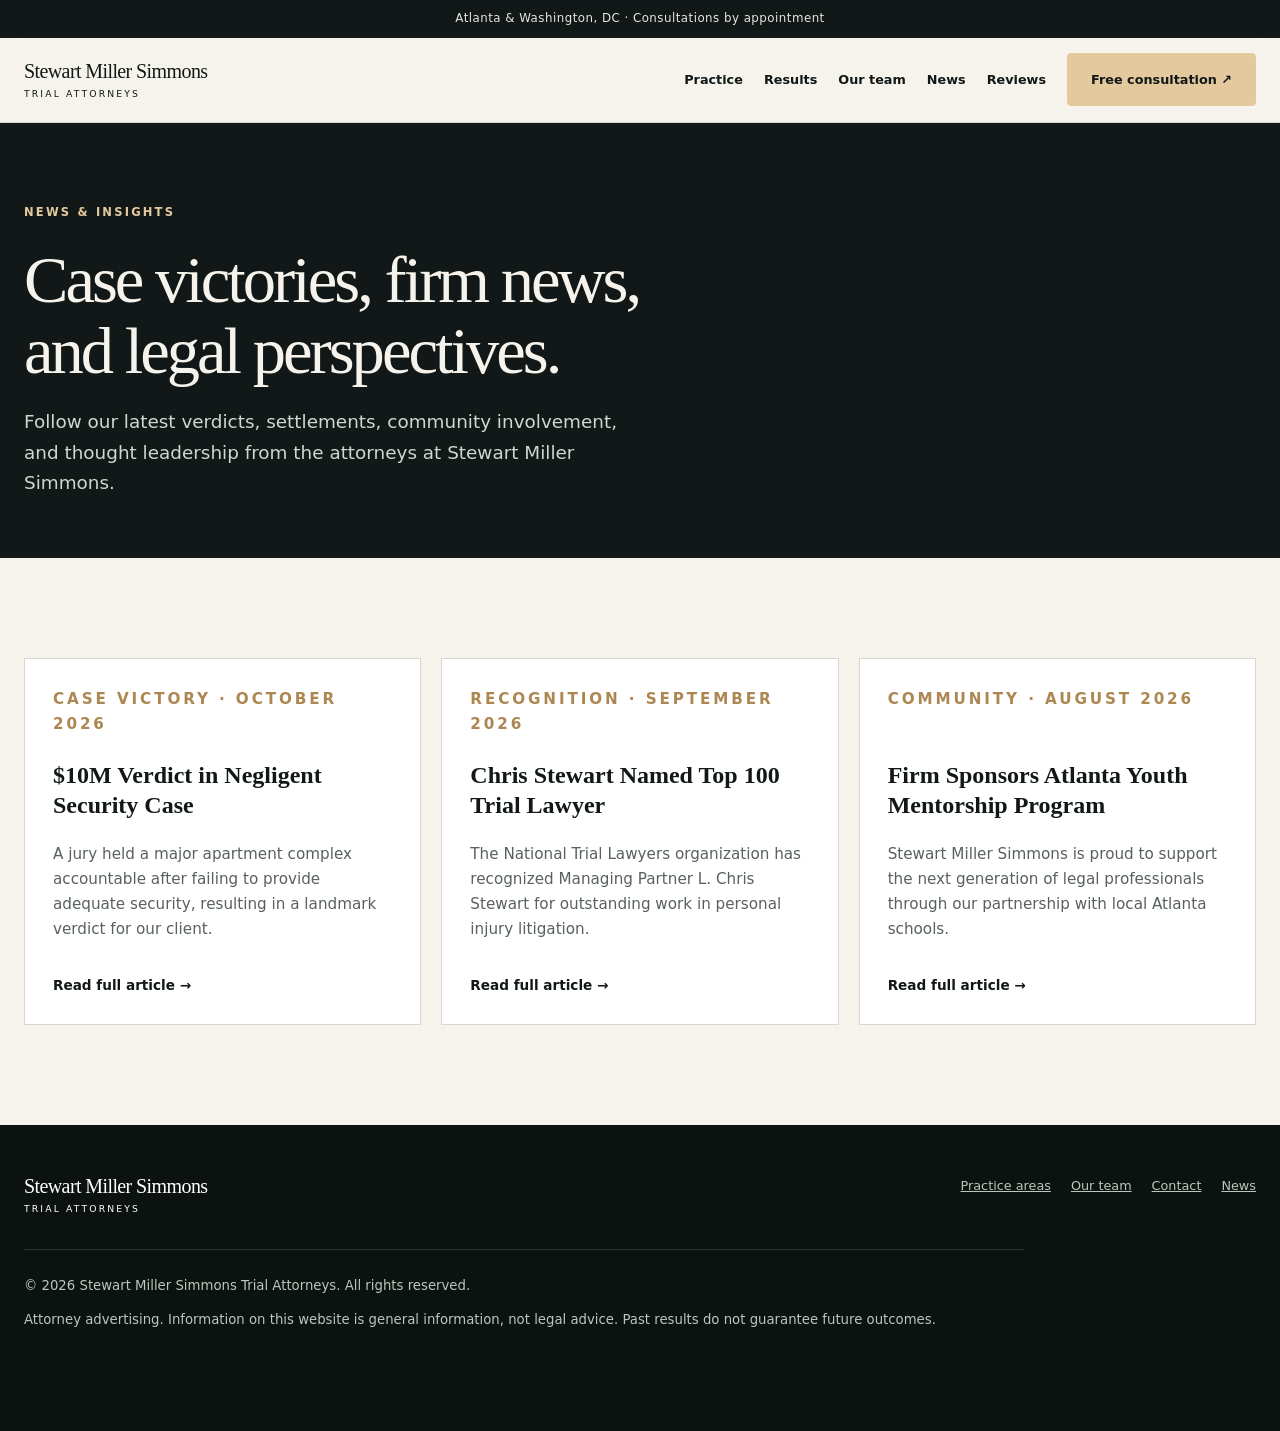
<file: blog.html>
<!doctype html>
<html lang="en">
<head>
<meta charset="utf-8">
<meta name="viewport" content="width=device-width, initial-scale=1">
<meta name="theme-color" content="#111817">
<title>News & Insights | Stewart Miller Simmons Trial Attorneys</title>
<meta name="description" content="Latest case victories, firm news, and legal insights from Stewart Miller Simmons Trial Attorneys in Atlanta and Washington, DC.">

<style>
:root{
  --ink:#111817;--ink2:#1c2926;--paper:#f6f3ec;--white:#fff;
  --muted:#58615c;--line:#d7d8cf;--gold:#ad8752;--lightgold:#e4c99e;
  --max:1240px;--radius:4px;
  --ease: cubic-bezier(0.25, 0.46, 0.45, 0.94);
}
*{box-sizing:border-box}
html{scroll-behavior:smooth;scroll-padding-top:105px}
body{margin:0;background:var(--paper);color:var(--ink);
  font:16px/1.65 system-ui,-apple-system,BlinkMacSystemFont,"Segoe UI",sans-serif;
  -webkit-font-smoothing:antialiased}
a{color:inherit}
button{cursor:pointer;font:inherit}
img{display:block;max-width:100%}
h1,h2,h3,p{margin:0}
h1,h2,h3{line-height:1.08}
h1,h2,.serif{font-family:Georgia,"Times New Roman",serif;font-weight:400}
h1{font-size:clamp(2.6rem,5.2vw,4.6rem);letter-spacing:-.045em}
h2{font-size:clamp(2rem,4vw,3.2rem);letter-spacing:-.04em}
h3{font-size:1.2rem}
p+p{margin-top:1rem}
:focus-visible{outline:3px solid #267cbd;outline-offset:5px}
.wrap{width:min(calc(100% - 48px),var(--max));margin:auto}
.section{padding:100px 0}
.eyebrow{font-size:.72rem;letter-spacing:.19em;text-transform:uppercase;
  font-weight:750;margin-bottom:22px}
.muted{color:var(--muted)}
.small{font-size:.83rem}
.btn{display:inline-flex;justify-content:center;align-items:center;gap:14px;
  padding:15px 23px;border:1px solid var(--ink);background:var(--ink);
  color:white;text-decoration:none;font-weight:650;border-radius:var(--radius);
  transition:all 0.3s var(--ease)}
.btn:hover{background:var(--ink2);transform:translateY(-2px)}
.btn.gold{background:var(--lightgold);border-color:var(--lightgold);color:var(--ink)}
.btn.gold:hover{background:#d4b88a}
.btn.outline{background:transparent;color:inherit;border-color:currentColor}
.text-link{text-underline-offset:6px;font-weight:650;transition:color 0.2s}
.text-link:hover{color:var(--gold)}
.skip{position:fixed;top:-100px;left:16px;z-index:100;
  background:white;color:black;padding:12px;border-radius:4px}
.skip:focus{top:12px}
.notice{background:var(--ink);color:#e6e8df;text-align:center;
  padding:9px 20px;font-size:.74rem;letter-spacing:.04em}
.header{position:sticky;top:0;z-index:30;background:rgba(246,243,236,.92);
  border-bottom:1px solid var(--line);backdrop-filter:blur(10px)}
.nav{min-height:84px;display:flex;align-items:center;justify-content:space-between;gap:22px}
.brand{text-decoration:none;line-height:1.1;flex-shrink:0}
.brand-name{display:block;font-family:Georgia,serif;font-size:1.25rem;letter-spacing:-.03em}
.brand-sub{display:block;font-size:.58rem;letter-spacing:.23em;margin-top:7px}
.nav-links{display:flex;align-items:center;gap:21px}
.nav-links a{text-decoration:none;font-size:.8rem;font-weight:650;transition:color 0.2s}
.nav-links a:hover{color:var(--gold)}
.menu-toggle{display:none;background:none;border:1px solid var(--line);padding:9px 13px;border-radius:var(--radius)}
.page-header{background:var(--ink);color:var(--paper);padding:80px 0 60px}
.page-header .eyebrow{color:var(--lightgold)}
.page-header p.lead{color:#d0d7d0;max-width:600px;margin-top:20px;font-size:1.15rem}
.grid{display:grid;gap:20px}
.media-grid{grid-template-columns:repeat(3,1fr)}
.media-card{border:1px solid var(--line);padding:28px;display:flex;
  flex-direction:column;align-items:flex-start;gap:22px;transition:all 0.3s var(--ease);
  background:white;text-decoration:none;color:inherit}
.media-card:hover{border-color:var(--gold);transform:translateY(-4px);
  box-shadow:0 10px 30px rgba(0,0,0,0.05)}
.media-card .eyebrow{color:var(--gold);margin-bottom:0}
.media-card h3{font-family:Georgia,serif;font-size:1.5rem;line-height:1.25}
.media-card p{color:var(--muted);font-size:.95rem;flex:1}
.media-card .read-more{color:var(--ink);font-weight:650;font-size:.85rem;
  display:inline-flex;align-items:center;gap:6px;margin-top:10px}
.media-card:hover .read-more{color:var(--gold)}
.footer{background:#0c1210;color:#bdc6bc;padding:50px 0 100px}
.footer-top{display:flex;justify-content:space-between;gap:30px;margin-bottom:35px}
.footer-links{display:flex;flex-wrap:wrap;gap:20px;font-size:.8rem}
.footer .brand{color:white}
.footer-legal{border-top:1px solid #ffffff25;padding-top:25px;max-width:1000px}
.footer-legal p+p{margin-top:12px}
@media(max-width:1050px){
  .nav-links{gap:12px}.nav-links a{font-size:.73rem}
  .media-grid{grid-template-columns:repeat(2,1fr)}
}
@media(max-width:800px){
  .section{padding:70px 0}
  .menu-toggle{display:block}
  .nav{min-height:76px}
  .nav-links{display:none;position:absolute;top:100%;left:0;right:0;
    background:var(--paper);padding:22px 24px;border-bottom:1px solid var(--line);
    flex-direction:column;align-items:stretch;box-shadow:0 10px 30px rgba(0,0,0,0.1)}
  .nav-links.open{display:flex}
  .nav-links a{font-size:1rem;padding:9px 0}
  .media-grid{grid-template-columns:1fr}
  .page-header{padding:60px 0 40px}
}
@media(max-width:520px){
  .wrap{width:calc(100% - 36px)}
  h1{font-size:2.4rem}
  .footer-top{flex-direction:column}
}
</style>
</head>

<body>
<a class="skip" href="#main">Skip to content</a>

<div class="notice">
  Atlanta & Washington, DC · Consultations by appointment
</div>

<header class="header">
  <div class="wrap nav">
    <a class="brand" href="/index.html" aria-label="Stewart Miller Simmons home">
      <span class="brand-name">Stewart Miller Simmons</span>
      <span class="brand-sub">TRIAL ATTORNEYS</span>
    </a>
    <button class="menu-toggle" id="menuButton" type="button"
      aria-controls="navigation" aria-expanded="false">Menu</button>
    <nav class="nav-links" id="navigation" aria-label="Main navigation">
      <a href="/index.html#practice">Practice</a>
      <a href="/index.html#results">Results</a>
      <a href="/index.html#team">Our team</a>
      <a href="/blog.html">News</a>
      <a href="/index.html#reviews">Reviews</a>
      <a class="btn gold" href="/index.html#contact">Free consultation ↗</a>
    </nav>
  </div>
</header>

<main id="main">
  <section class="page-header">
    <div class="wrap">
      <p class="eyebrow">News & Insights</p>
      <h1>Case victories, firm news,<br>and legal perspectives.</h1>
      <p class="lead">
        Follow our latest verdicts, settlements, community involvement, and thought leadership from the attorneys at Stewart Miller Simmons.
      </p>
    </div>
  </section>

  <section class="section">
    <div class="wrap">

      <!-- ============================================ -->
      <!-- BLOG POSTS GRID - ADD NEW CARDS AT THE TOP -->
      <!-- ============================================ -->
      <div class="grid media-grid" id="blogGrid">

        <!-- BLOG POST CARD 1 (NEWEST - PUT AT TOP) -->
        <a class="media-card" href="/blog/10m-verdict.html">
          <p class="eyebrow">Case Victory · October 2026</p>
          <h3>$10M Verdict in Negligent Security Case</h3>
          <p>A jury held a major apartment complex accountable after failing to provide adequate security, resulting in a landmark verdict for our client.</p>
          <span class="read-more">Read full article →</span>
        </a>

        <!-- BLOG POST CARD 2 -->
        <a class="media-card" href="/blog/top-100.html">
          <p class="eyebrow">Recognition · September 2026</p>
          <h3>Chris Stewart Named Top 100 Trial Lawyer</h3>
          <p>The National Trial Lawyers organization has recognized Managing Partner L. Chris Stewart for outstanding work in personal injury litigation.</p>
          <span class="read-more">Read full article →</span>
        </a>

        <!-- BLOG POST CARD 3 -->
        <a class="media-card" href="/blog/youth-mentorship.html">
          <p class="eyebrow">Community · August 2026</p>
          <h3>Firm Sponsors Atlanta Youth Mentorship Program</h3>
          <p>Stewart Miller Simmons is proud to support the next generation of legal professionals through our partnership with local Atlanta schools.</p>
          <span class="read-more">Read full article →</span>
        </a>

      </div>
      <!-- END BLOG POSTS GRID -->

    </div>
  </section>
</main>

<footer class="footer">
  <div class="wrap">
    <div class="footer-top">
      <a class="brand" href="/index.html">
        <span class="brand-name">Stewart Miller Simmons</span>
        <span class="brand-sub">TRIAL ATTORNEYS</span>
      </a>
      <nav class="footer-links" aria-label="Footer navigation">
        <a href="/index.html#practice">Practice areas</a>
        <a href="/index.html#team">Our team</a>
        <a href="/index.html#contact">Contact</a>
        <a href="/blog.html">News</a>
      </nav>
    </div>
    <div class="footer-legal small">
      <p>© <span id="year"></span> Stewart Miller Simmons Trial Attorneys. All rights reserved.</p>
      <p>Attorney advertising. Information on this website is general information, not legal advice. Past results do not guarantee future outcomes.</p>
    </div>
  </div>
</footer>

<script>
document.getElementById("year").textContent = new Date().getFullYear();
const menuButton = document.getElementById("menuButton");
const navigation = document.getElementById("navigation");
menuButton.addEventListener("click", () => {
  const open = menuButton.getAttribute("aria-expanded") !== "true";
  menuButton.setAttribute("aria-expanded", String(open));
  navigation.classList.toggle("open", open);
});
</script>
</body>
</html>
</file>
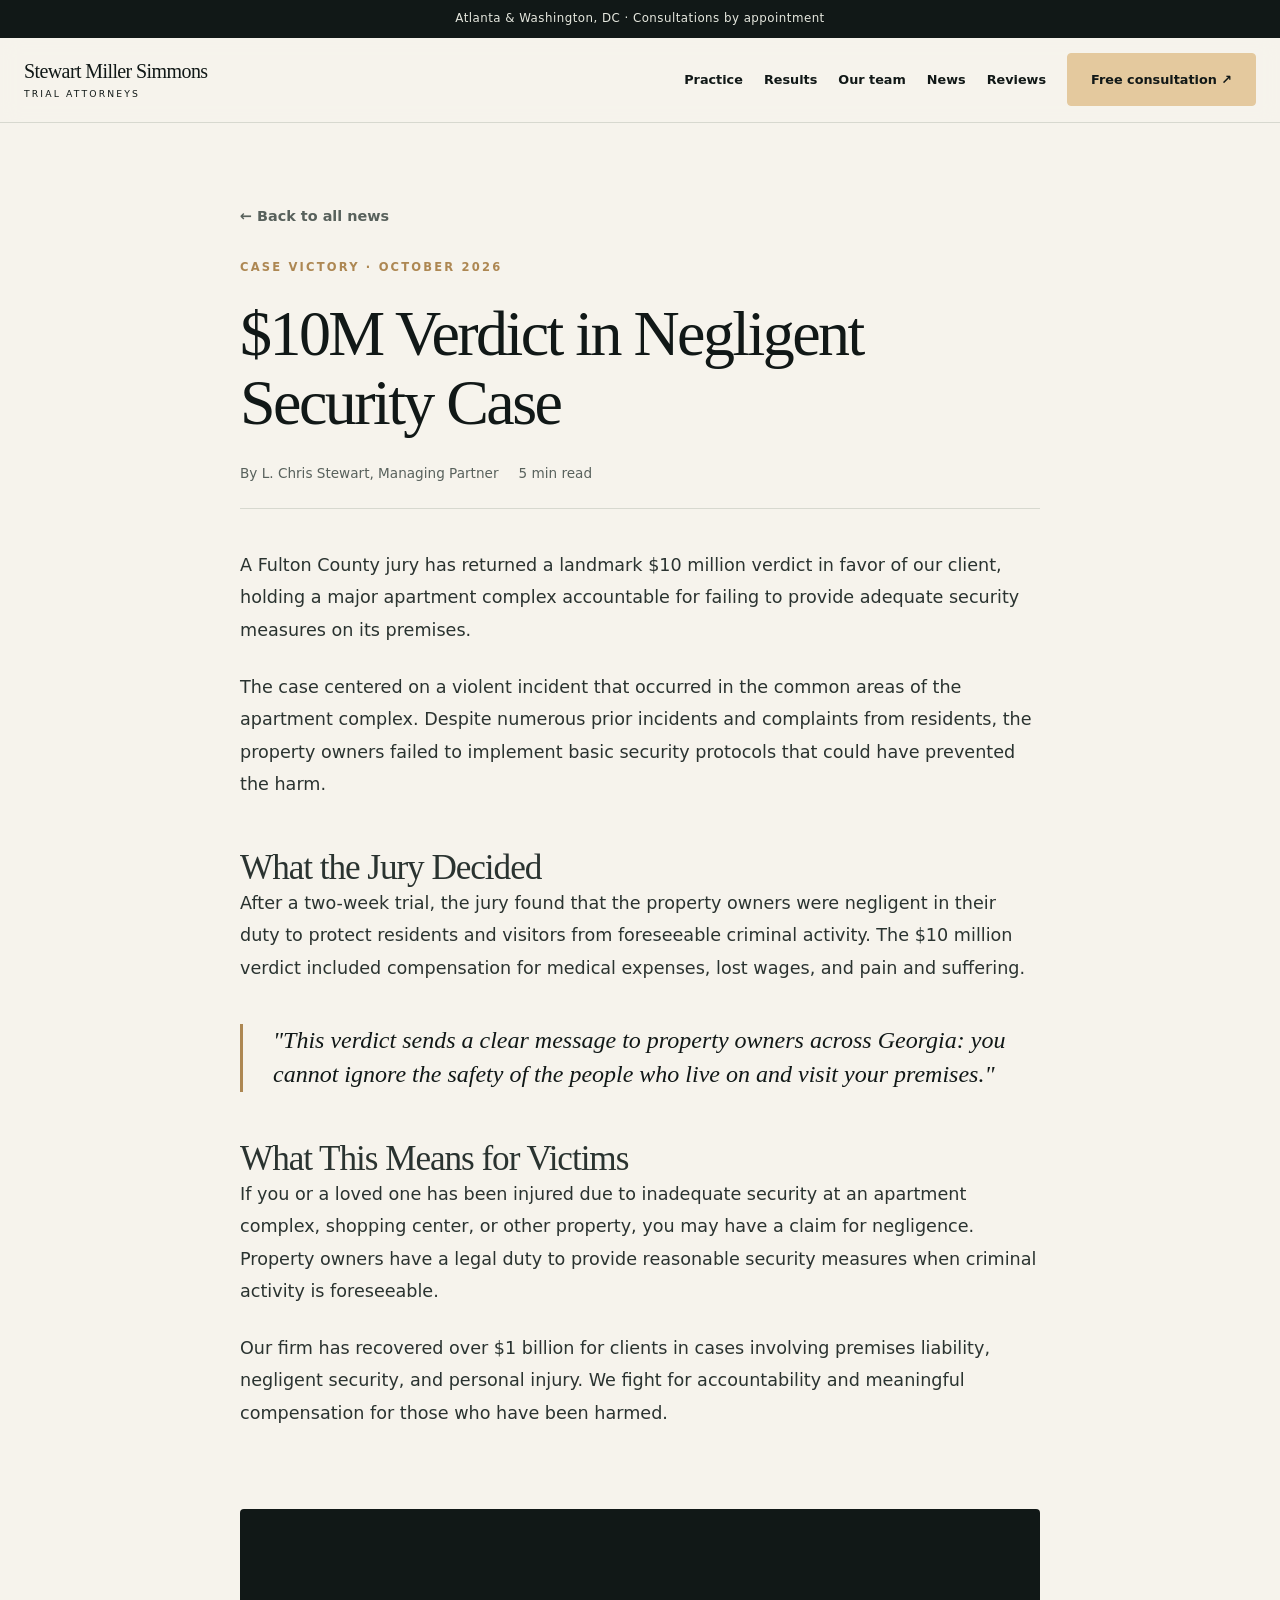
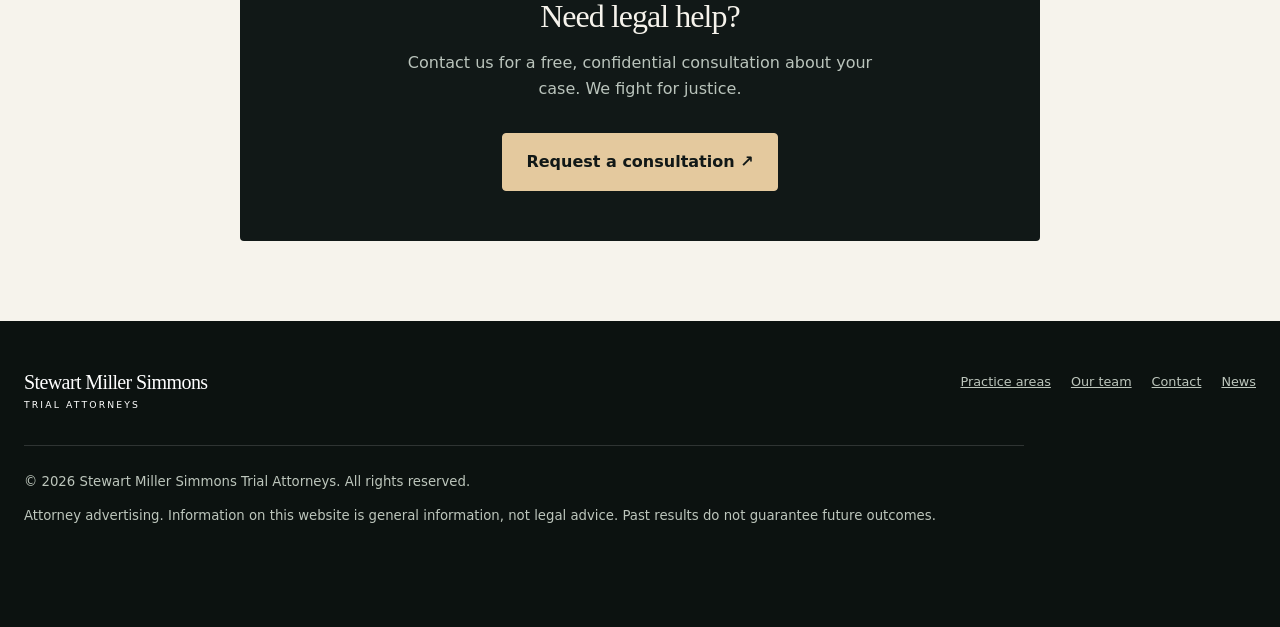
<file: blog/template.html>
<!doctype html>
<html lang="en">
<head>
<meta charset="utf-8">
<meta name="viewport" content="width=device-width, initial-scale=1">
<meta name="theme-color" content="#111817">
<!-- ⬇️ CHANGE THIS: Article Title | Firm Name -->
<title>$10M Verdict in Negligent Security Case | Stewart Miller Simmons</title>
<!-- ⬇️ CHANGE THIS: Brief SEO description -->
<meta name="description" content="Learn how Stewart Miller Simmons secured a $10M verdict for a client in a negligent security case in Atlanta.">

<style>
:root{
  --ink:#111817;--ink2:#1c2926;--paper:#f6f3ec;--white:#fff;
  --muted:#58615c;--line:#d7d8cf;--gold:#ad8752;--lightgold:#e4c99e;
  --max:1240px;--radius:4px;
  --ease: cubic-bezier(0.25, 0.46, 0.45, 0.94);
}
*{box-sizing:border-box}
html{scroll-behavior:smooth}
body{margin:0;background:var(--paper);color:var(--ink);
  font:16px/1.65 system-ui,-apple-system,BlinkMacSystemFont,"Segoe UI",sans-serif;
  -webkit-font-smoothing:antialiased}
a{color:inherit}
button{cursor:pointer;font:inherit}
img{display:block;max-width:100%}
h1,h2,h3,p{margin:0}
h1,h2,h3{line-height:1.08}
h1,h2,.serif{font-family:Georgia,"Times New Roman",serif;font-weight:400}
h1{font-size:clamp(2.4rem,5vw,4rem);letter-spacing:-.04em}
h2{font-size:clamp(1.6rem,3vw,2.2rem);letter-spacing:-.03em;margin-top:2.5rem}
p+p{margin-top:1.25rem}
:focus-visible{outline:3px solid #267cbd;outline-offset:5px}
.wrap{width:min(calc(100% - 48px),var(--max));margin:auto}
.section{padding:80px 0}
.eyebrow{font-size:.72rem;letter-spacing:.19em;text-transform:uppercase;
  font-weight:750;margin-bottom:22px;color:var(--gold)}
.muted{color:var(--muted)}
.small{font-size:.83rem}
.btn{display:inline-flex;justify-content:center;align-items:center;gap:14px;
  padding:15px 23px;border:1px solid var(--ink);background:var(--ink);
  color:white;text-decoration:none;font-weight:650;border-radius:var(--radius);
  transition:all 0.3s var(--ease)}
.btn:hover{background:var(--ink2);transform:translateY(-2px)}
.btn.gold{background:var(--lightgold);border-color:var(--lightgold);color:var(--ink)}
.btn.gold:hover{background:#d4b88a}
.text-link{text-underline-offset:6px;font-weight:650}
.skip{position:fixed;top:-100px;left:16px;z-index:100;
  background:white;color:black;padding:12px;border-radius:4px}
.skip:focus{top:12px}
.notice{background:var(--ink);color:#e6e8df;text-align:center;
  padding:9px 20px;font-size:.74rem;letter-spacing:.04em}
.header{position:sticky;top:0;z-index:30;background:rgba(246,243,236,.92);
  border-bottom:1px solid var(--line);backdrop-filter:blur(10px)}
.nav{min-height:84px;display:flex;align-items:center;justify-content:space-between;gap:22px}
.brand{text-decoration:none;line-height:1.1;flex-shrink:0}
.brand-name{display:block;font-family:Georgia,serif;font-size:1.25rem;letter-spacing:-.03em}
.brand-sub{display:block;font-size:.58rem;letter-spacing:.23em;margin-top:7px}
.nav-links{display:flex;align-items:center;gap:21px}
.nav-links a{text-decoration:none;font-size:.8rem;font-weight:650;transition:color 0.2s}
.nav-links a:hover{color:var(--gold)}
.menu-toggle{display:none;background:none;border:1px solid var(--line);padding:9px 13px;border-radius:var(--radius)}
.back-link{display:inline-flex;align-items:center;gap:8px;color:var(--muted);
  text-decoration:none;font-size:.9rem;font-weight:600;margin-bottom:30px;
  transition:color 0.2s}
.back-link:hover{color:var(--gold)}
.article-meta{display:flex;gap:20px;flex-wrap:wrap;color:var(--muted);
  font-size:.85rem;padding-bottom:24px;border-bottom:1px solid var(--line);margin-bottom:40px}
.article-body{font-size:1.1rem;line-height:1.85;color:#2a3330}
.article-body p+p{margin-top:1.5rem}
.article-body blockquote{font-family:Georgia,serif;font-size:1.5rem;
  line-height:1.4;margin:2.5rem 0;padding:0 0 0 30px;
  border-left:3px solid var(--gold);color:var(--ink);font-style:italic}
.article-body ul,.article-body ol{margin-top:1.5rem;padding-left:1.5rem}
.article-body li{margin-top:0.75rem}
.article-body h2{margin-top:3rem}
.cta-block{margin-top:80px;padding:50px;background:var(--ink);color:var(--paper);
  border-radius:var(--radius);text-align:center}
.cta-block h2{font-family:Georgia,serif;font-size:2rem;margin-bottom:16px;color:var(--paper)}
.cta-block p{color:#bac4bc;margin-bottom:30px;max-width:500px;margin-left:auto;margin-right:auto}
.footer{background:#0c1210;color:#bdc6bc;padding:50px 0 100px}
.footer-top{display:flex;justify-content:space-between;gap:30px;margin-bottom:35px}
.footer-links{display:flex;flex-wrap:wrap;gap:20px;font-size:.8rem}
.footer .brand{color:white}
.footer-legal{border-top:1px solid #ffffff25;padding-top:25px;max-width:1000px}
.footer-legal p+p{margin-top:12px}
@media(max-width:800px){
  .section{padding:60px 0}
  .menu-toggle{display:block}
  .nav{min-height:76px}
  .nav-links{display:none;position:absolute;top:100%;left:0;right:0;
    background:var(--paper);padding:22px 24px;border-bottom:1px solid var(--line);
    flex-direction:column;align-items:stretch}
  .nav-links.open{display:flex}
  .nav-links a{font-size:1rem;padding:9px 0}
  .cta-block{padding:35px 25px;margin-top:50px}
}
@media(max-width:520px){
  .wrap{width:calc(100% - 36px)}
  h1{font-size:2rem}
  .footer-top{flex-direction:column}
}
</style>
</head>

<body>
<a class="skip" href="#main">Skip to content</a>

<div class="notice">
  Atlanta & Washington, DC · Consultations by appointment
</div>

<header class="header">
  <div class="wrap nav">
    <a class="brand" href="/index.html" aria-label="Stewart Miller Simmons home">
      <span class="brand-name">Stewart Miller Simmons</span>
      <span class="brand-sub">TRIAL ATTORNEYS</span>
    </a>
    <button class="menu-toggle" id="menuButton" type="button"
      aria-controls="navigation" aria-expanded="false">Menu</button>
    <nav class="nav-links" id="navigation" aria-label="Main navigation">
      <a href="/index.html#practice">Practice</a>
      <a href="/index.html#results">Results</a>
      <a href="/index.html#team">Our team</a>
      <a href="/blog.html">News</a>
      <a href="/index.html#reviews">Reviews</a>
      <a class="btn gold" href="/index.html#contact">Free consultation ↗</a>
    </nav>
  </div>
</header>

<main id="main">
  <section class="section">
    <div class="wrap" style="max-width:800px">

      <a href="/blog.html" class="back-link">← Back to all news</a>

      <!-- ⬇️ CHANGE THIS: Category · Month Year -->
      <p class="eyebrow">Case Victory · October 2026</p>

      <!-- ⬇️ CHANGE THIS: Article Title -->
      <h1 style="margin-bottom:24px">$10M Verdict in Negligent Security Case</h1>

      <div class="article-meta">
        <!-- ⬇️ CHANGE THIS: Author and read time -->
        <span>By L. Chris Stewart, Managing Partner</span>
        <span>5 min read</span>
      </div>

      <!-- ⬇️ CHANGE THIS: Article Content -->
      <div class="article-body">
        <p>
          A Fulton County jury has returned a landmark $10 million verdict in favor of our client, 
          holding a major apartment complex accountable for failing to provide adequate security 
          measures on its premises.
        </p>

        <p>
          The case centered on a violent incident that occurred in the common areas of the 
          apartment complex. Despite numerous prior incidents and complaints from residents, 
          the property owners failed to implement basic security protocols that could have 
          prevented the harm.
        </p>

        <h2>What the Jury Decided</h2>

        <p>
          After a two-week trial, the jury found that the property owners were negligent in 
          their duty to protect residents and visitors from foreseeable criminal activity. 
          The $10 million verdict included compensation for medical expenses, lost wages, 
          and pain and suffering.
        </p>

        <blockquote>
          "This verdict sends a clear message to property owners across Georgia: you cannot 
          ignore the safety of the people who live on and visit your premises."
        </blockquote>

        <h2>What This Means for Victims</h2>

        <p>
          If you or a loved one has been injured due to inadequate security at an apartment 
          complex, shopping center, or other property, you may have a claim for negligence. 
          Property owners have a legal duty to provide reasonable security measures when 
          criminal activity is foreseeable.
        </p>

        <p>
          Our firm has recovered over $1 billion for clients in cases involving premises 
          liability, negligent security, and personal injury. We fight for accountability 
          and meaningful compensation for those who have been harmed.
        </p>
      </div>

      <!-- Call to Action Block -->
      <div class="cta-block">
        <h2>Need legal help?</h2>
        <p>Contact us for a free, confidential consultation about your case. We fight for justice.</p>
        <a class="btn gold" href="/index.html#contact">Request a consultation ↗</a>
      </div>

    </div>
  </section>
</main>

<footer class="footer">
  <div class="wrap">
    <div class="footer-top">
      <a class="brand" href="/index.html">
        <span class="brand-name">Stewart Miller Simmons</span>
        <span class="brand-sub">TRIAL ATTORNEYS</span>
      </a>
      <nav class="footer-links" aria-label="Footer navigation">
        <a href="/index.html#practice">Practice areas</a>
        <a href="/index.html#team">Our team</a>
        <a href="/index.html#contact">Contact</a>
        <a href="/blog.html">News</a>
      </nav>
    </div>
    <div class="footer-legal small">
      <p>© <span id="year"></span> Stewart Miller Simmons Trial Attorneys. All rights reserved.</p>
      <p>Attorney advertising. Information on this website is general information, not legal advice. Past results do not guarantee future outcomes.</p>
    </div>
  </div>
</footer>

<script>
document.getElementById("year").textContent = new Date().getFullYear();
const menuButton = document.getElementById("menuButton");
const navigation = document.getElementById("navigation");
menuButton.addEventListener("click", () => {
  const open = menuButton.getAttribute("aria-expanded") !== "true";
  menuButton.setAttribute("aria-expanded", String(open));
  navigation.classList.toggle("open", open);
});
</script>
</body>
</html>
</file>
